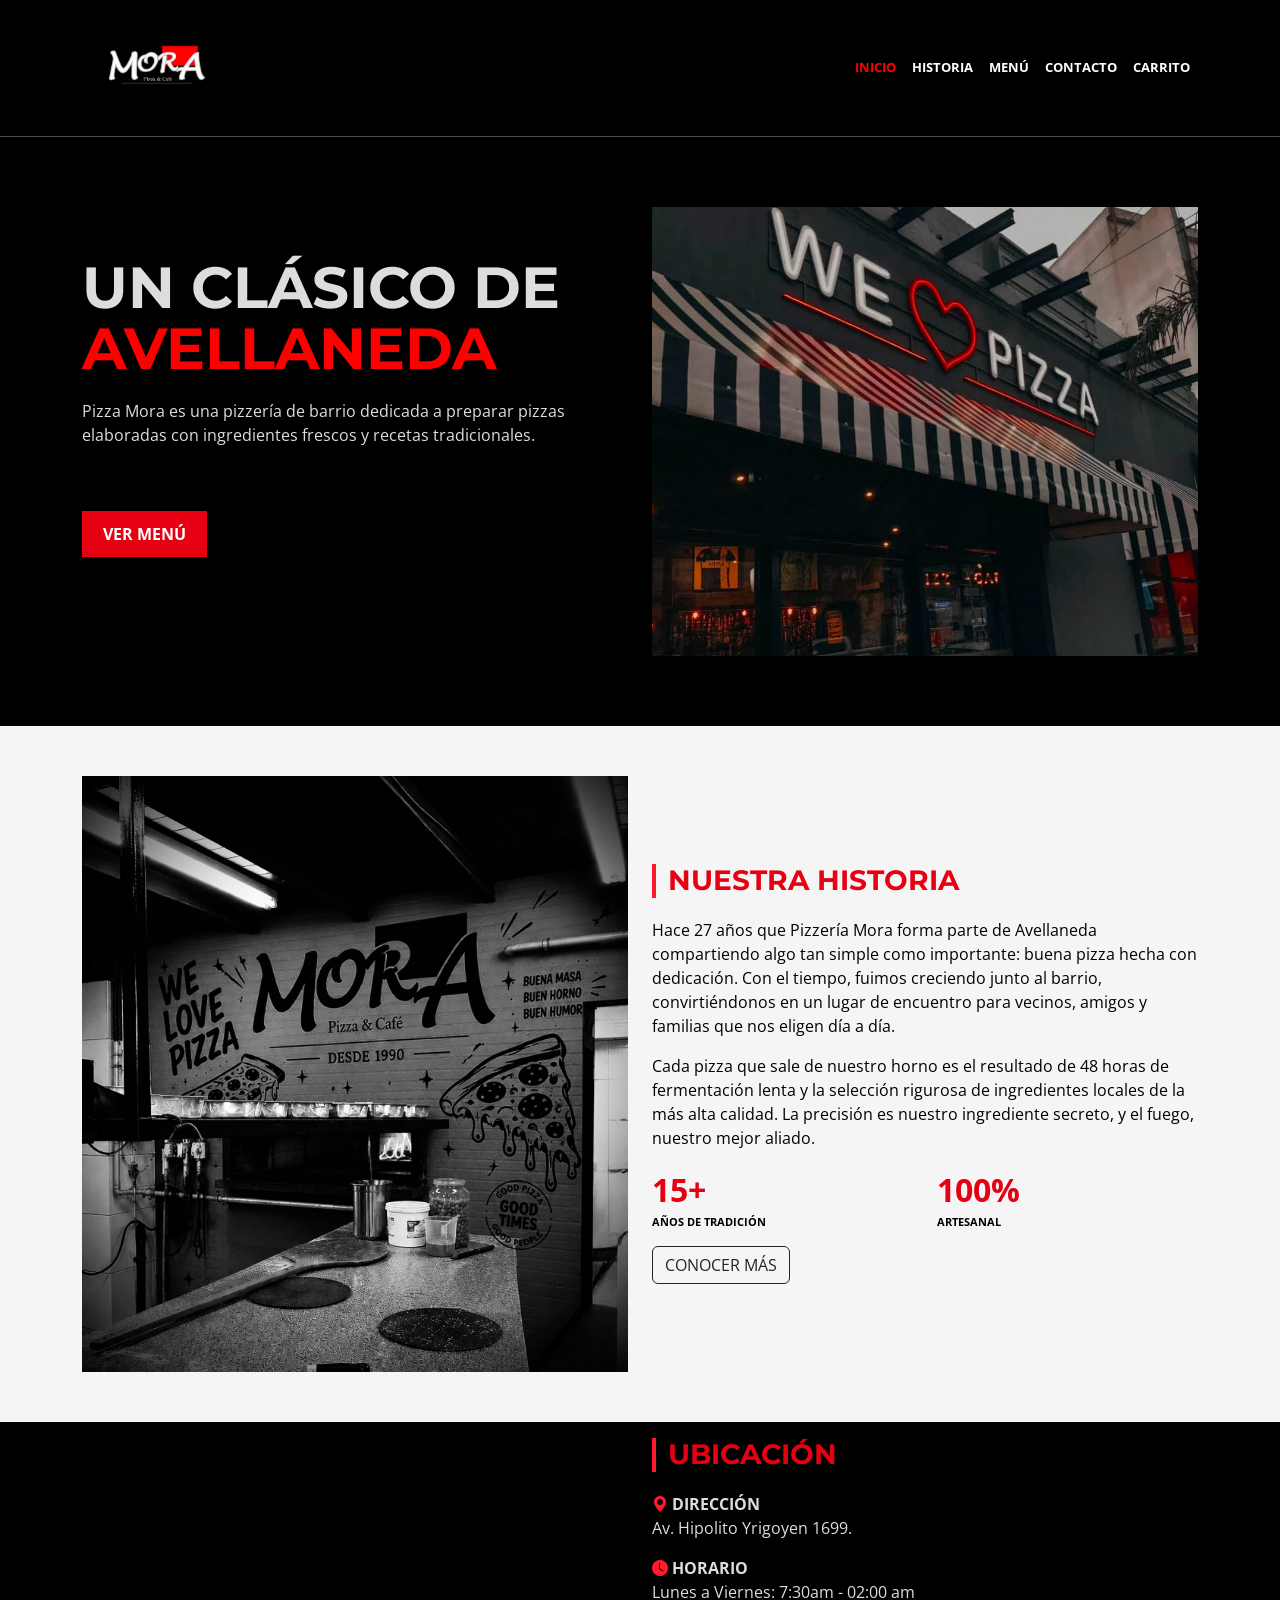
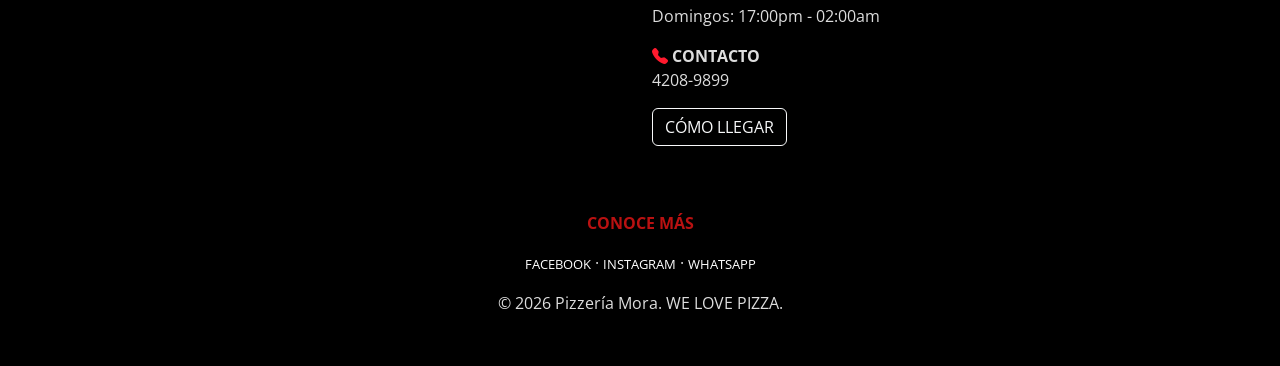
<file: proyecto_final/desarrollo/index.html>
<!DOCTYPE html>
<html lang="es">
<head>
    <meta charset="UTF-8">
    <meta name="viewport" content="width=device-width, initial-scale=1.0">
    <title>Pizzería Mora</title>

    <link href="https://cdn.jsdelivr.net/npm/bootstrap@5.3.8/dist/css/bootstrap.min.css" rel="stylesheet">
    <link rel="stylesheet" href="https://cdn.jsdelivr.net/npm/bootstrap-icons@1.11.0/font/bootstrap-icons.css">
    <link href="https://fonts.googleapis.com/css2?family=Montserrat:wght@700;800&family=Open+Sans:wght@400;600&display=swap" rel="stylesheet">
    <link rel="stylesheet" href="./assets/css/style.css">
</head>

<body>
    <nav class="navbar navbar-expand-lg bg-black border-bottom" data-bs-theme="dark">
        <div class="container">
            <img class="navbar-brand marca" src="./assets/img/logo-mora.png" alt="Logo Pizzeria Mora">
            <button class="navbar-toggler" type="button" data-bs-toggle="collapse" data-bs-target="#menuPrincipal" aria-controls="menuPrincipal" aria-expanded="false" aria-label="Abrir menú">
                <span class="navbar-toggler-icon"></span>
            </button>

            <div class="collapse navbar-collapse" id="menuPrincipal">
                <ul class="navbar-nav ms-auto">
                    <li class="nav-item"><a class="nav-link active" href="./index.html">INICIO</a></li>
                    <li class="nav-item"><a class="nav-link" href="./secciones/historia.html">HISTORIA</a></li>
                    <li class="nav-item"><a class="nav-link" href="./secciones/menu.html">MENÚ</a></li>
                    <li class="nav-item"><a class="nav-link" href="./secciones/contacto.html">CONTACTO</a></li>
                    <li class="nav-item"><a class="nav-link" href="./secciones/carrito.html">CARRITO</a></li>
                </ul>
            </div>
        </div>
    </nav>

  
        <header>
            <section class="banner">
                <div class="container">
                    <div class="row align-items-center">
                        <div class="col-lg-6">
                            <h1>UN CLÁSICO DE <span style="color: red;">Avellaneda</span></h1>
                            <p class="texto-gris">Pizza Mora es una pizzería de barrio dedicada a preparar pizzas elaboradas con ingredientes frescos y recetas tradicionales.</p>
                            <a href="./secciones/menu.html" class="btn boton-rojo mt-5 mb-5">VER MENÚ</a>
                        </div>
                        <div class="col-lg-6 text-center">
                            <img src="./assets/img/fachada-pizzeria.jpg" class="img-fluid" alt="Fachada de la pizzería">
                        </div>
                    </div>
                </div>
            </section>
        </header>

    <main>
        <section class="seccion gris">
            <div class="container">
                <div class="row align-items-center">
                    <article class="col-md-6">
                        <img src="./assets/img/horno.jpg" alt="Horno de pizzas" class="img-fluid">
                    </article>

                    <article class="col-md-6">
                        <h2 class="titulo-borde-rojo">Nuestra Historia</h2>
                        <p class="texto-negro">Hace 27 años que Pizzería Mora forma parte de Avellaneda compartiendo algo tan simple como importante: buena pizza hecha con dedicación. Con el tiempo, fuimos creciendo junto al barrio, convirtiéndonos en un lugar de encuentro para vecinos, amigos y familias que nos eligen día a día.</p>
                        <p class="texto-negro">Cada pizza que sale de nuestro horno es el resultado de 48 horas de fermentación lenta y la selección rigurosa de ingredientes locales de la más alta calidad. La precisión es nuestro ingrediente secreto, y el fuego, nuestro mejor aliado.</p>

                        <div class="row mt-3 mb-3">
                            <div class="col-6">
                                <p class="estadistica-numero">15+</p>
                                <p class="estadistica-label">AÑOS DE TRADICIÓN</p>
                            </div>
                            <div class="col-6">
                                <p class="estadistica-numero">100%</p>
                                <p class="estadistica-label">ARTESANAL</p>
                            </div>
                        </div>

                        <a href="./secciones/historia.html" class="btn btn-outline-dark">CONOCER MÁS</a>
                    </article>
                </div>
            </div>
        </section>

        <section>
            <div class="container">
                <div class="row align-items-center">
                    <article class="col-12 col-md-6 order-2 order-md-1">
                        <h2 class="titulo-borde-rojo mt-3">Ubicación</h2>

                        <div class="mb-3">
                            <p><i class="bi bi-geo-alt-fill texto-rojo"></i> <strong>DIRECCIÓN</strong><br>
                            Av. Hipolito Yrigoyen 1699.</p>
                        </div>

                        <div class="mb-3">
                            <p><i class="bi bi-clock-fill texto-rojo"></i> <strong>HORARIO</strong><br>
                            Lunes a Viernes: 7:30am - 02:00 am<br>
                            Domingos: 17:00pm - 02:00am<br>
                            </p>
                        </div>

                        <div class="mb-3">
                            <p><i class="bi bi-telephone-fill texto-rojo"></i> <strong>CONTACTO</strong><br>
                            4208-9899</p>
                        </div>

                        <a href="https://maps.app.goo.gl/4KAdnS7picvKqmau5" class="btn btn-outline-light" target="_blank">CÓMO LLEGAR</a>
                    </article>
                    <div class="col-12 col-md-6">
                        <div class="ratio ratio-16x9 mt-3">
                            <iframe title="Mapa Pizzeria Mora" src="https://www.google.com/maps/embed?pb=!1m18!1m12!1m3!1d2973.897873689481!2d-58.38311589999999!3d-34.67654199999999!2m3!1f0!2f0!3f0!3m2!1i1024!2i768!4f13.1!3m3!1m2!1s0x95bcccb7f7ec936b%3A0xb6e8b9b4a3ba9fb6!2sMora%20Pizza%20Caf%C3%A9!5e0!3m2!1sen!2sar!4v1778601277311!5m2!1sen!2sar" width="400" height="450" style="border:0;" allowfullscreen="" loading="lazy" referrerpolicy="no-referrer-when-downgrade"></iframe>
                        </div>
                    </div>
                </div>
            </div>
        </section>
    </main>
       

    <footer>
        <p style="color: rgb(185, 17, 17);"><strong>CONOCE MÁS</strong></p>
        <p>
            <a href="https://web.facebook.com/p/Mora-PizzaCafé-100081624707303/?_rdc=1&_rdr" class="link-footer" target="_blank">FACEBOOK</a> ·
            <a href="https://www.instagram.com/morapizzaycafe/?hl=en" class="link-footer" target="_blank">INSTAGRAM</a> ·
            <a href="https://wa.me/1155897939" class="link-footer" target="_blank">WHATSAPP</a>
        </p>
        <p>© 2026 Pizzería Mora. WE LOVE PIZZA.</p>
    </footer>

    <script src="https://cdn.jsdelivr.net/npm/bootstrap@5.3.8/dist/js/bootstrap.bundle.min.js"></script>
    <script src="https://ajax.googleapis.com/ajax/libs/jquery/3.6.0/jquery.min.js"></script>
    <script src="./assets/js/script.js"></script>

</body>
</html>
</file>
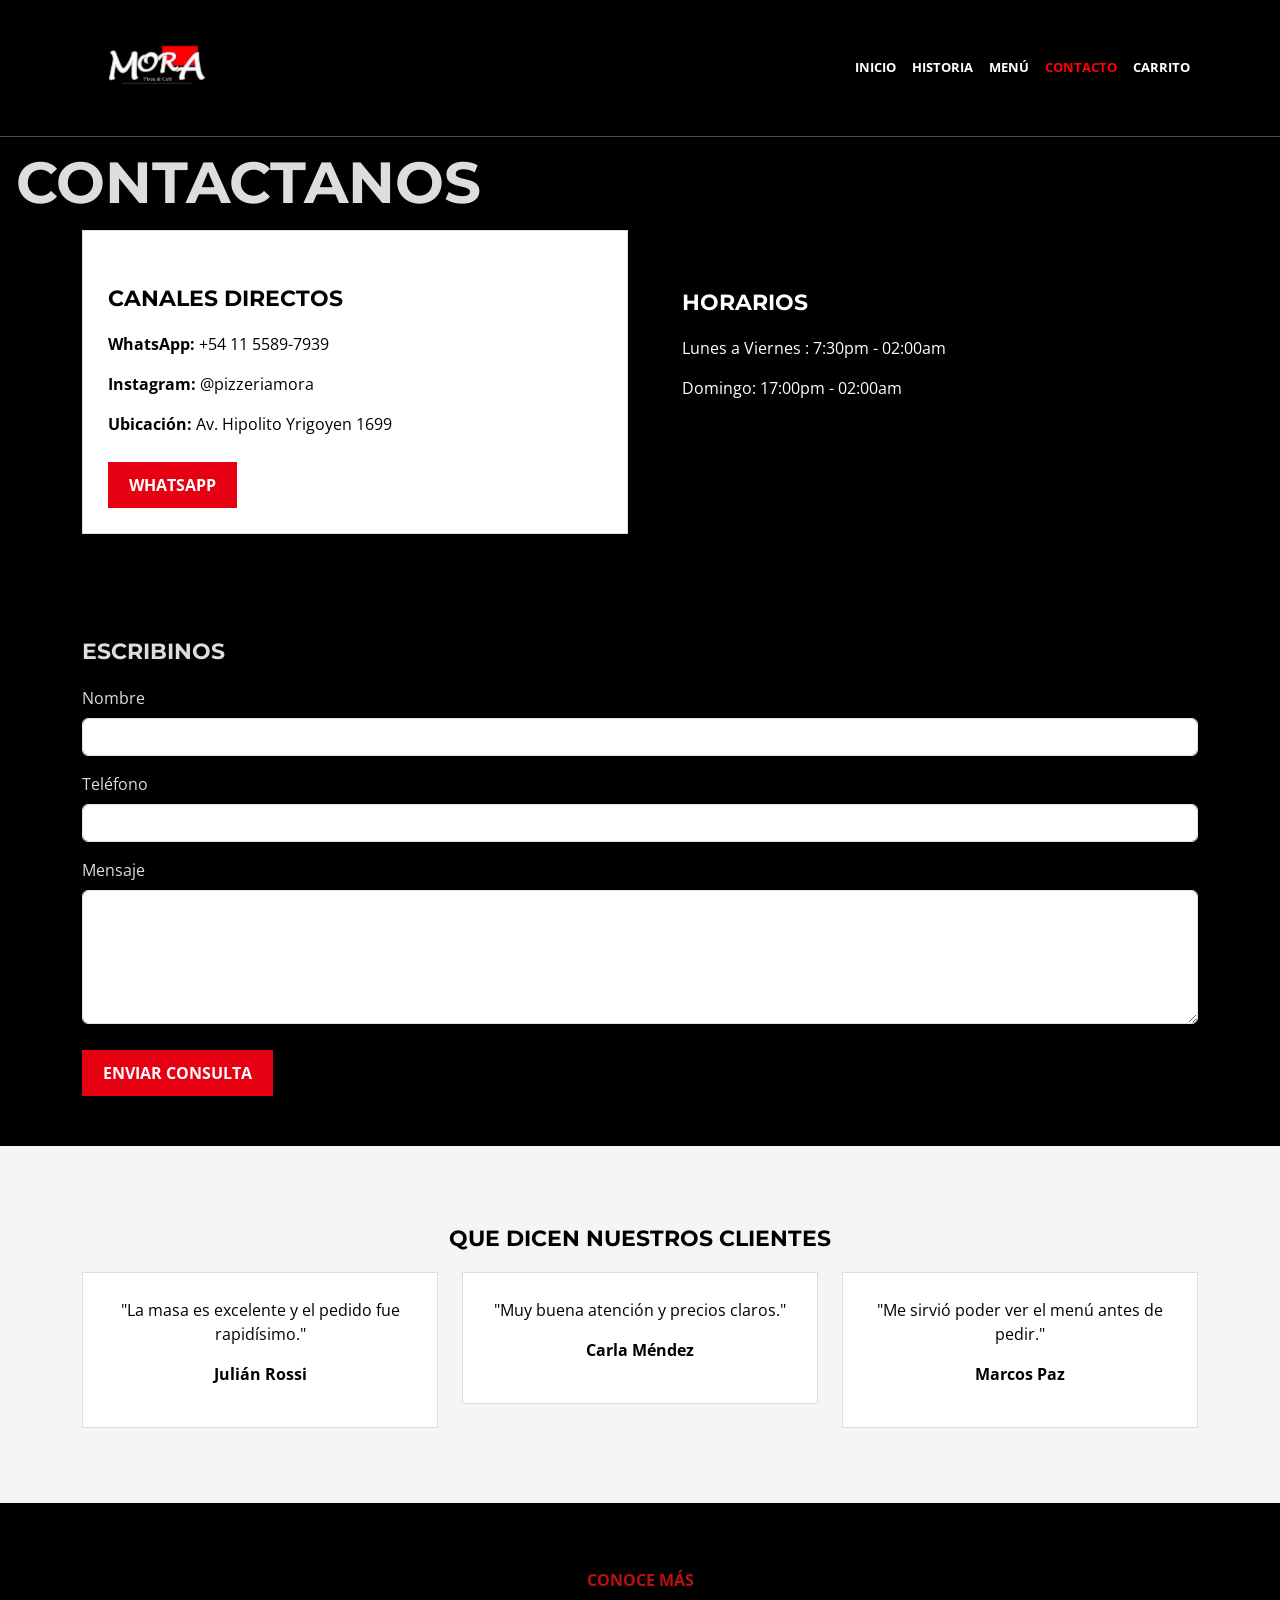
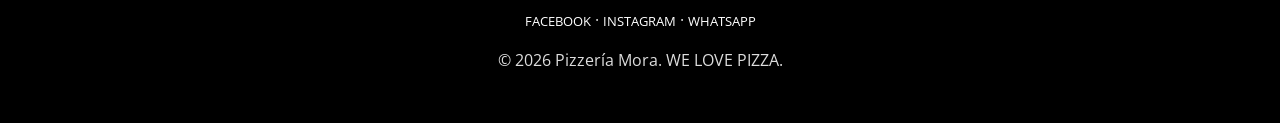
<file: Mora/secciones/contacto.html>
<!DOCTYPE html>
<html lang="es">
<head>
    <meta charset="UTF-8">
    <meta name="viewport" content="width=device-width, initial-scale=1.0">
    <title>Contacto - Pizzería Mora</title>

    <link href="https://cdn.jsdelivr.net/npm/bootstrap@5.3.8/dist/css/bootstrap.min.css" rel="stylesheet">
    <link rel="stylesheet" href="https://cdn.jsdelivr.net/npm/bootstrap-icons@1.11.0/font/bootstrap-icons.css">
    <link href="https://fonts.googleapis.com/css2?family=Montserrat:wght@700;800&family=Open+Sans:wght@400;600&display=swap" rel="stylesheet">
    <link rel="stylesheet" href="../assets/css/style.css">
</head>

<body>
    <nav class="navbar navbar-expand-lg bg-black border-bottom" data-bs-theme="dark">
        <div class="container">
            <img class="navbar-brand marca" href="index.html" src="../assets/img/logo-mora.png">
            <button class="navbar-toggler" type="button" data-bs-toggle="collapse" data-bs-target="#menuPrincipal" aria-controls="menuPrincipal" aria-expanded="false" aria-label="Abrir menú">
                <span class="navbar-toggler-icon"></span>
            </button>

            <div class="collapse navbar-collapse" id="menuPrincipal">
                <ul class="navbar-nav ms-auto">
                    <li class="nav-item"><a class="nav-link" href="../index.html">INICIO</a></li>
                    <li class="nav-item"><a class="nav-link" href="./historia.html">HISTORIA</a></li>
                    <li class="nav-item"><a class="nav-link" href="./menu.html">MENÚ</a></li>
                    <li class="nav-item"><a class="nav-link active" href="./contacto.html">CONTACTO</a></li>
                    <li class="nav-item"><a class="nav-link" href="./carrito.html">CARRITO</a></li>
                </ul>
            </div>
        </div>
    </nav>

    <header>
        <h1 class="m-3">Contactanos</h1>
    </header>

    <main class="pagina">
        <section class="container">

            <div class="row">
                <article class="col-md-6">
                    <div class=" caja">
                        <h3>Canales directos</h3>
                        <p><strong>WhatsApp:</strong> +54 11 5589-7939</p>
                        <p><strong>Instagram:</strong> @pizzeriamora</p>
                        <p><strong>Ubicación:</strong> Av. Hipolito Yrigoyen 1699</p>
                        <a href="https://wa.me/541155897939" class="btn boton-rojo">WHATSAPP</a>
                    </div>
                </article>

                <article class="col-md-6">
                    <div class="bloque-negro">
                        <h3>Horarios</h3>
                        <p>Lunes a Viernes : 7:30pm - 02:00am</p>
                        <p>Domingo: 17:00pm - 02:00am </p>
                    </div>
                </article>
            </div>
        </section>

        <section class="container seccion">
            <h3>Escribinos</h3>

            <form onsubmit="return validarFormulario()">
                <div class="mb-3">
                    <label for="nombre" class="form-label">Nombre</label>
                    <input type="text" id="nombre" class="form-control">
                </div>

                <div class="mb-3">
                    <label for="telefono" class="form-label">Teléfono</label>
                    <input type="text" id="telefono" class="form-control">
                </div>

                <div class="mb-3">
                    <label for="mensaje" class="form-label">Mensaje</label>
                    <textarea id="mensaje" class="form-control" rows="5"></textarea>
                </div>

                <button type="submit" class="btn boton-rojo">ENVIAR CONSULTA</button>
            </form>

            <div id="respuestaFormulario" class="mensaje"></div>
        </section>

        <section class="gris seccion">
            <div class="container text-center">
                <h3 style="color: black;">que dicen nuestros clientes</h3>

                <div class="row">
                    <article class="col-md-4">
                        <div class="caja">
                            <p>"La masa es excelente y el pedido fue rapidísimo."</p>
                            <p><strong>Julián Rossi</strong></p>
                        </div>
                    </article>

                    <article class="col-md-4">
                        <div class="caja">
                            <p>"Muy buena atención y precios claros."</p>
                            <p><strong>Carla Méndez</strong></p>
                        </div>
                    </article>

                    <article class="col-md-4">
                        <div class="caja">
                            <p>"Me sirvió poder ver el menú antes de pedir."</p>
                            <p><strong>Marcos Paz</strong></p>
                        </div>
                    </article>
                </div>
            </div>
        </section>
    </main>

    <footer>
        <p style="color: rgb(185, 17, 17);"><strong>CONOCE MÁS</strong></p>
        <p>
            <a href="https://web.facebook.com/p/Mora-PizzaCafé-100081624707303/?_rdc=1&_rdr" class="link-footer" target="_blank">FACEBOOK</a> ·
            <a href="https://www.instagram.com/morapizzaycafe/?hl=en" class="link-footer" target="_blank">INSTAGRAM</a> ·
            <a href="https://wa.me/1155897939" class="link-footer" target="_blank">WHATSAPP</a>
        </p>
        <p>© 2026 Pizzería Mora. WE LOVE PIZZA.</p>
    </footer>
    
    <script src="https://cdn.jsdelivr.net/npm/bootstrap@5.3.8/dist/js/bootstrap.bundle.min.js"></script>
    <script src="https://ajax.googleapis.com/ajax/libs/jquery/3.6.0/jquery.min.js"></script>
    <script src="../assets/js/script.js"></script>
</body>
</html>
</file>
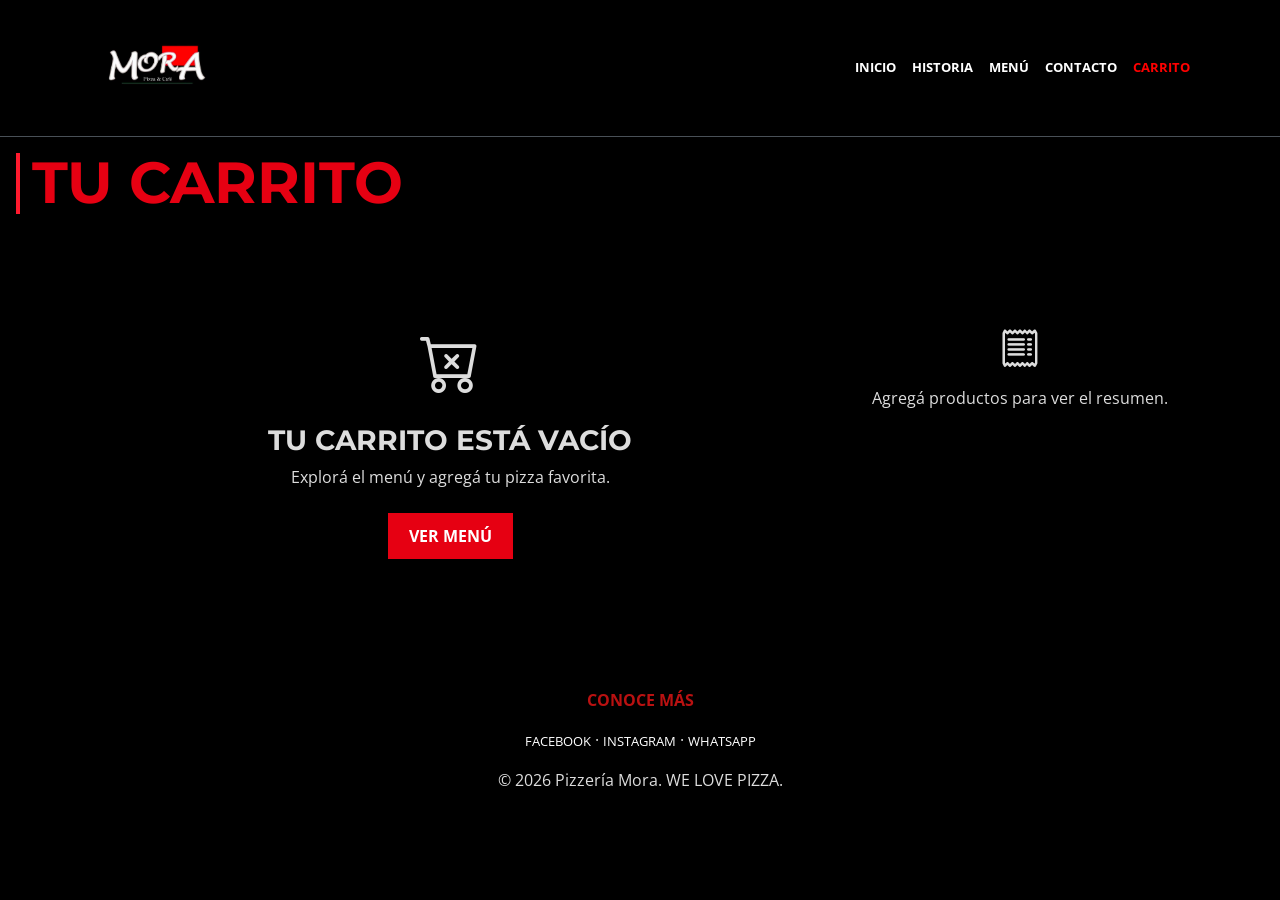
<file: proyecto_final/desarrollo/secciones/carrito.html>
<!DOCTYPE html>
<html lang="es">
<head>
    <meta charset="UTF-8">
    <meta name="viewport" content="width=device-width, initial-scale=1.0">
    <title>Carrito - Pizzería Mora</title>

    <link href="https://cdn.jsdelivr.net/npm/bootstrap@5.3.8/dist/css/bootstrap.min.css" rel="stylesheet">
    <link rel="stylesheet" href="https://cdn.jsdelivr.net/npm/bootstrap-icons@1.11.0/font/bootstrap-icons.css">
    <link href="https://fonts.googleapis.com/css2?family=Montserrat:wght@700;800&family=Open+Sans:wght@400;600&display=swap" rel="stylesheet">
    <link rel="stylesheet" href="../assets/css/style.css">
</head>

<body>
    <nav class="navbar navbar-expand-lg bg-black border-bottom" data-bs-theme="dark">
        <div class="container">
            <img class="navbar-brand marca" src="../assets/img/logo-mora.png" alt="Logo Pizzería Mora">
            <button class="navbar-toggler" type="button" data-bs-toggle="collapse" data-bs-target="#menuPrincipal" aria-controls="menuPrincipal" aria-expanded="false" aria-label="Abrir menú">
                <span class="navbar-toggler-icon"></span>
            </button>

            <div class="collapse navbar-collapse" id="menuPrincipal">
                <ul class="navbar-nav ms-auto">
                    <li class="nav-item"><a class="nav-link" href="../index.html">INICIO</a></li>
                    <li class="nav-item"><a class="nav-link" href="./historia.html">HISTORIA</a></li>
                    <li class="nav-item"><a class="nav-link" href="./menu.html">MENÚ</a></li>
                    <li class="nav-item"><a class="nav-link" href="./contacto.html">CONTACTO</a></li>
                    <li class="nav-item"><a class="nav-link active" href="./carrito.html">CARRITO</a></li>
                </ul>
            </div>
        </div>
    </nav>

    <header>
        <h1 class="titulo-borde-rojo m-3">Tu carrito</h1>
    </header>

    <main class="p-3">
        <section class="container">

            <div class="row mt-4">
                <article class="col-md-8 order-2 order-md-1">

                    <div id="carrito-vacio" class="text-center py-5">
                        <i class="bi bi-cart-x" style="font-size: 60px; color: #dddddd;"></i>
                        <h2 class="mt-3">Tu carrito está vacío</h2>
                        <p class="texto-gris">Explorá el menú y agregá tu pizza favorita.</p>
                        <a href="./menu.html" class="btn boton-rojo mt-2">VER MENÚ</a>
                    </div>

                    <div id="carrito-contenido" style="display:none;">
                        <div class="producto-carrito">
                            <div class="d-flex align-items-start">
                                <img src="../assets/img/muzarella.webp" alt="Margarita">
                                <div class="producto-carrito-info">
                                    <h3>Margarita</h3>
                                    <p>Pomodoro, mozzarella, albahaca fresca y aceite de oliva.</p>
                                    <span class="badge-producto">BEST SELLER</span>
                                    <p class="precio mt-2">$14.500</p>
                                </div>
                            </div>
                        </div>
                    </div>

                </article>

                <article class="col-md-4 order-1 order-md-2">

                    <div id="resumen-vacio" class="text-center py-5">
                        <i class="bi bi-receipt" style="font-size: 40px; color: #dddddd;"></i>
                        <p class="texto-gris mt-2">Agregá productos para ver el resumen.</p>
                    </div>

                    <div id="resumen-contenido" style="display:none;">
                        <div class="resumen">
                            <h2>Resumen</h2>
                            <div class="d-flex justify-content-between">
                                <p>Subtotal</p>
                                <p>$14.500</p>
                            </div>
                            <div class="d-flex justify-content-between">
                                <p>Envío</p>
                                <p class="texto-rojo">GRATIS</p>
                            </div>
                            <hr>
                            <div class="d-flex justify-content-between align-items-center">
                                <p><strong>TOTAL</strong></p>
                                <p class="total">$14.500</p>
                            </div>

                            <label for="instrucciones" class="form-label mt-2">INSTRUCCIONES DE ENTREGA</label>
                            <textarea id="instrucciones" class="form-control" rows="3" placeholder="Ej: Portería 2, preguntar por Juan..."></textarea>

                            <a class="btn boton-rojo w-100 mt-3" href="https://wa.me/541155897939?text=Hola%2C%20quiero%20pedir%201%20Pizza%20Margarita%20%28%2414.500%29">
                                <i class="bi bi-whatsapp"></i> FINALIZAR PEDIDO POR WHATSAPP
                            </a>

                            <a href="./menu.html" class="link-continuar d-block text-center mt-2">CONTINUAR COMPRANDO</a>
                        </div>
                    </div>

                </article>
            </div>
        </section>
    </main>

    <footer>
        <p style="color: rgb(185, 17, 17);"><strong>CONOCE MÁS</strong></p>
        <p>
            <a href="https://web.facebook.com/p/Mora-PizzaCafé-100081624707303/?_rdc=1&_rdr" class="link-footer" target="_blank">FACEBOOK</a> ·
            <a href="https://www.instagram.com/morapizzaycafe/?hl=en" class="link-footer" target="_blank">INSTAGRAM</a> ·
            <a href="https://wa.me/1155897939" class="link-footer" target="_blank">WHATSAPP</a>
        </p>
        <p>©️ 2026 Pizzería Mora. WE LOVE PIZZA.</p>
    </footer>

    <script src="https://cdn.jsdelivr.net/npm/bootstrap@5.3.8/dist/js/bootstrap.bundle.min.js"></script>
    <script src="https://ajax.googleapis.com/ajax/libs/jquery/3.6.0/jquery.min.js"></script>
    <script src="../assets/js/script.js"></script>
</body>
</html>
</file>
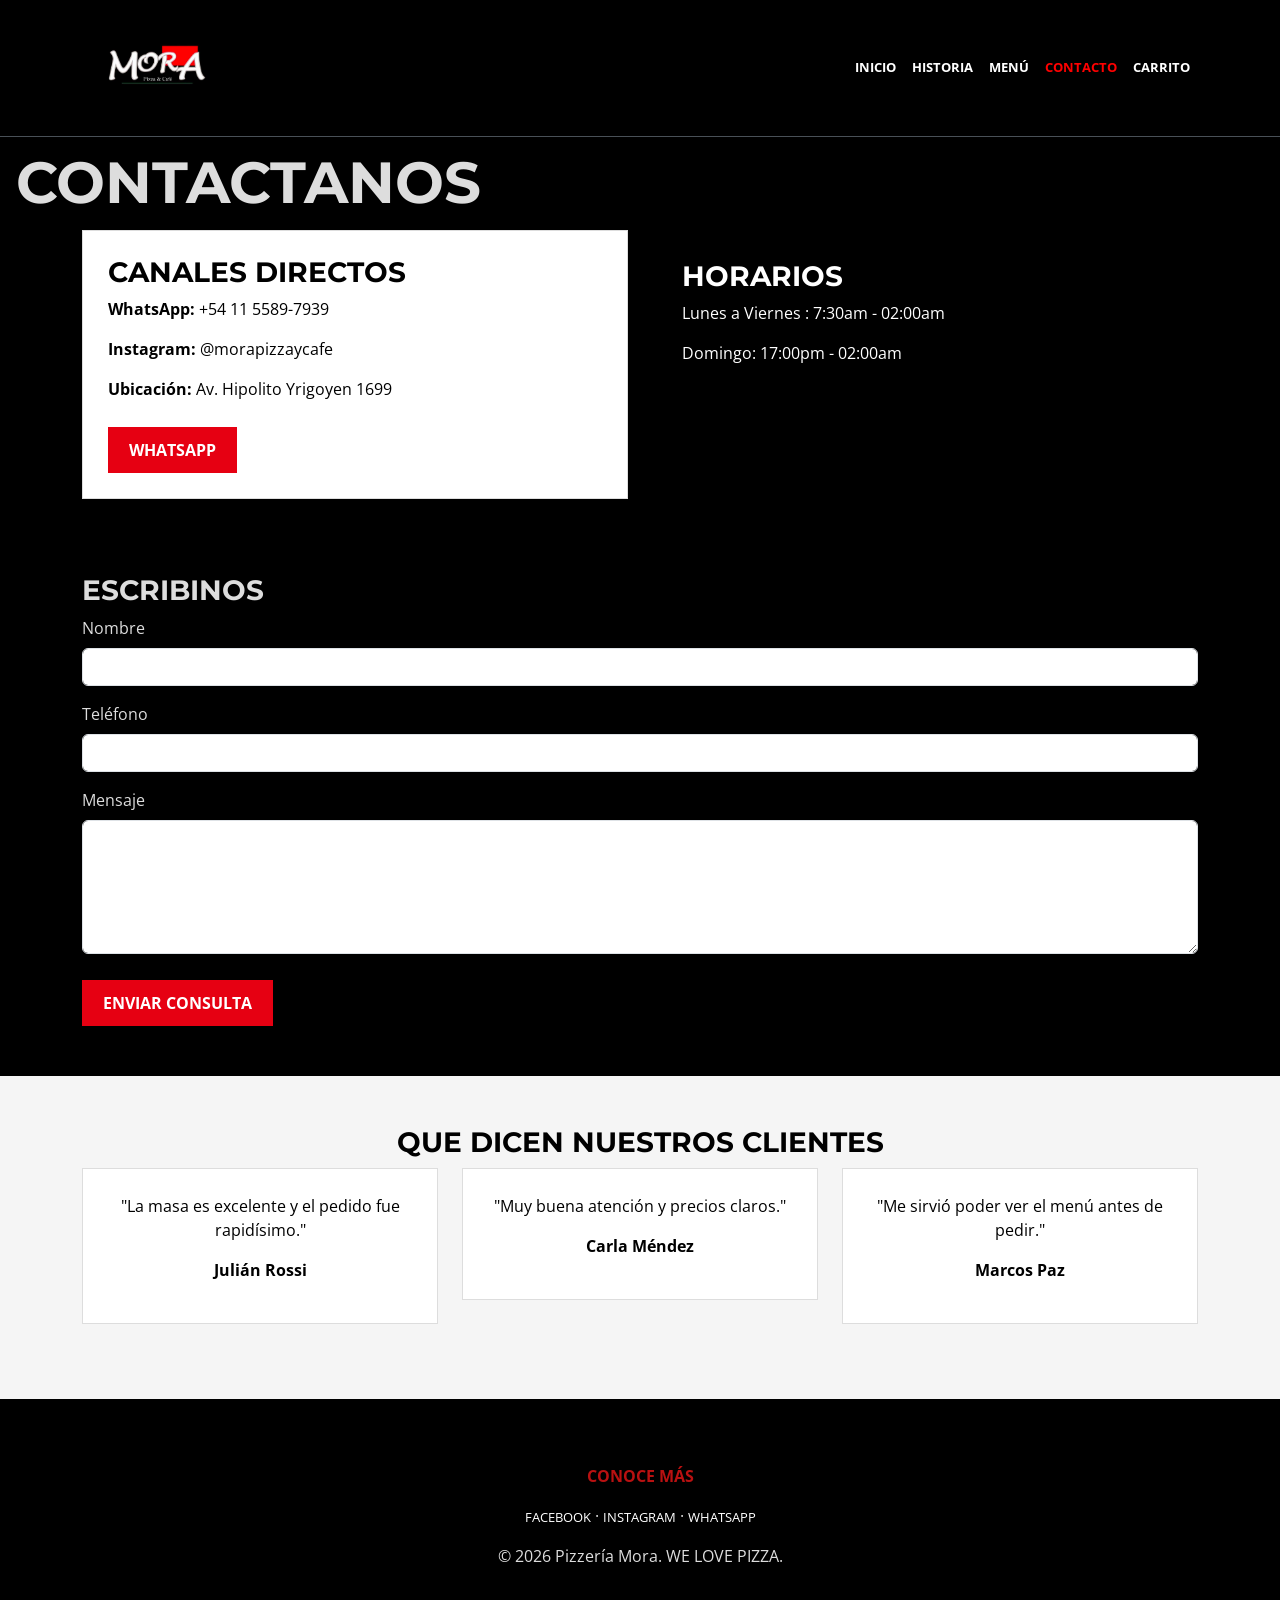
<file: proyecto_final/desarrollo/secciones/contacto.html>
<!DOCTYPE html>
<html lang="es">
<head>
    <meta charset="UTF-8">
    <meta name="viewport" content="width=device-width, initial-scale=1.0">
    <title>Contacto - Pizzería Mora</title>

    <link href="https://cdn.jsdelivr.net/npm/bootstrap@5.3.8/dist/css/bootstrap.min.css" rel="stylesheet">
    <link rel="stylesheet" href="https://cdn.jsdelivr.net/npm/bootstrap-icons@1.11.0/font/bootstrap-icons.css">
    <link href="https://fonts.googleapis.com/css2?family=Montserrat:wght@700;800&family=Open+Sans:wght@400;600&display=swap" rel="stylesheet">
    <link rel="stylesheet" href="../assets/css/style.css">
</head>

<body>
    <nav class="navbar navbar-expand-lg bg-black border-bottom" data-bs-theme="dark">
        <div class="container">
            <img class="navbar-brand marca" src="../assets/img/logo-mora.png" alt="Logo Pizzería Mora" >
            <button class="navbar-toggler" type="button" data-bs-toggle="collapse" data-bs-target="#menuPrincipal" aria-controls="menuPrincipal" aria-expanded="false" aria-label="Abrir menú">
                <span class="navbar-toggler-icon"></span>
            </button>

            <div class="collapse navbar-collapse" id="menuPrincipal">
                <ul class="navbar-nav ms-auto">
                    <li class="nav-item"><a class="nav-link" href="../index.html">INICIO</a></li>
                    <li class="nav-item"><a class="nav-link" href="./historia.html">HISTORIA</a></li>
                    <li class="nav-item"><a class="nav-link" href="./menu.html">MENÚ</a></li>
                    <li class="nav-item"><a class="nav-link active" href="./contacto.html">CONTACTO</a></li>
                    <li class="nav-item"><a class="nav-link" href="./carrito.html">CARRITO</a></li>
                </ul>
            </div>
        </div>
    </nav>

    <header>
        <h1 class="m-3">Contactanos</h1>
    </header>

    <main class="pagina">
        <section class="container">

            <div class="row">
                <article class="col-md-6">
                    <div class=" caja">
                        <h2>Canales directos</h2>
                        <p><strong>WhatsApp:</strong> +54 11 5589-7939</p>
                        <p><strong>Instagram:</strong> <a href="https://www.instagram.com/morapizzaycafe/?hl=es" class="text-decoration-none" style="color: black;">@morapizzaycafe</a></p>
                        <p><strong>Ubicación:</strong> Av. Hipolito Yrigoyen 1699</p>
                        <a href="https://wa.me/541155897939" class="btn boton-rojo">WHATSAPP</a>
                    </div>
                </article>

                <article class="col-md-6">
                    <div class="bloque-negro">
                        <h2>Horarios</h2>
                        <p>Lunes a Viernes : 7:30am - 02:00am</p>
                        <p>Domingo: 17:00pm - 02:00am </p>
                    </div>
                </article>
            </div>
        </section>

        <section class="container seccion">
            <h2>Escribinos</h2>

            <form onsubmit="return validarFormulario()">
                <div class="mb-3">
                    <label for="nombre" class="form-label">Nombre</label>
                    <input type="text" id="nombre" class="form-control">
                </div>

                <div class="mb-3">
                    <label for="telefono" class="form-label">Teléfono</label>
                    <input type="text" id="telefono" class="form-control">
                </div>

                <div class="mb-3">
                    <label for="mensaje" class="form-label">Mensaje</label>
                    <textarea id="mensaje" class="form-control" rows="5"></textarea>
                </div>

                <button type="submit" class="btn boton-rojo">ENVIAR CONSULTA</button>
            </form>

            <div id="respuestaFormulario" class="mensaje"></div>
        </section>

        <section class="gris seccion">
            <div class="container text-center">
                <h2 style="color: black;">que dicen nuestros clientes</h2>

                <div class="row">
                    <article class="col-md-4">
                        <div class="caja">
                            <p>"La masa es excelente y el pedido fue rapidísimo."</p>
                            <p><strong>Julián Rossi</strong></p>
                        </div>
                    </article>

                    <article class="col-md-4">
                        <div class="caja">
                            <p>"Muy buena atención y precios claros."</p>
                            <p><strong>Carla Méndez</strong></p>
                        </div>
                    </article>

                    <article class="col-md-4">
                        <div class="caja">
                            <p>"Me sirvió poder ver el menú antes de pedir."</p>
                            <p><strong>Marcos Paz</strong></p>
                        </div>
                    </article>
                </div>
            </div>
        </section>
    </main>

    <footer>
        <p style="color: rgb(185, 17, 17);"><strong>CONOCE MÁS</strong></p>
        <p>
            <a href="https://web.facebook.com/p/Mora-PizzaCafé-100081624707303/?_rdc=1&_rdr" class="link-footer" target="_blank">FACEBOOK</a> ·
            <a href="https://www.instagram.com/morapizzaycafe/?hl=en" class="link-footer" target="_blank">INSTAGRAM</a> ·
            <a href="https://wa.me/1155897939" class="link-footer" target="_blank">WHATSAPP</a>
        </p>
        <p>©️ 2026 Pizzería Mora. WE LOVE PIZZA.</p>
    </footer>
    
    <script src="https://cdn.jsdelivr.net/npm/bootstrap@5.3.8/dist/js/bootstrap.bundle.min.js"></script>
    <script src="https://ajax.googleapis.com/ajax/libs/jquery/3.6.0/jquery.min.js"></script>
    <script src="../assets/js/script.js"></script>
</body>
</html>
</file>
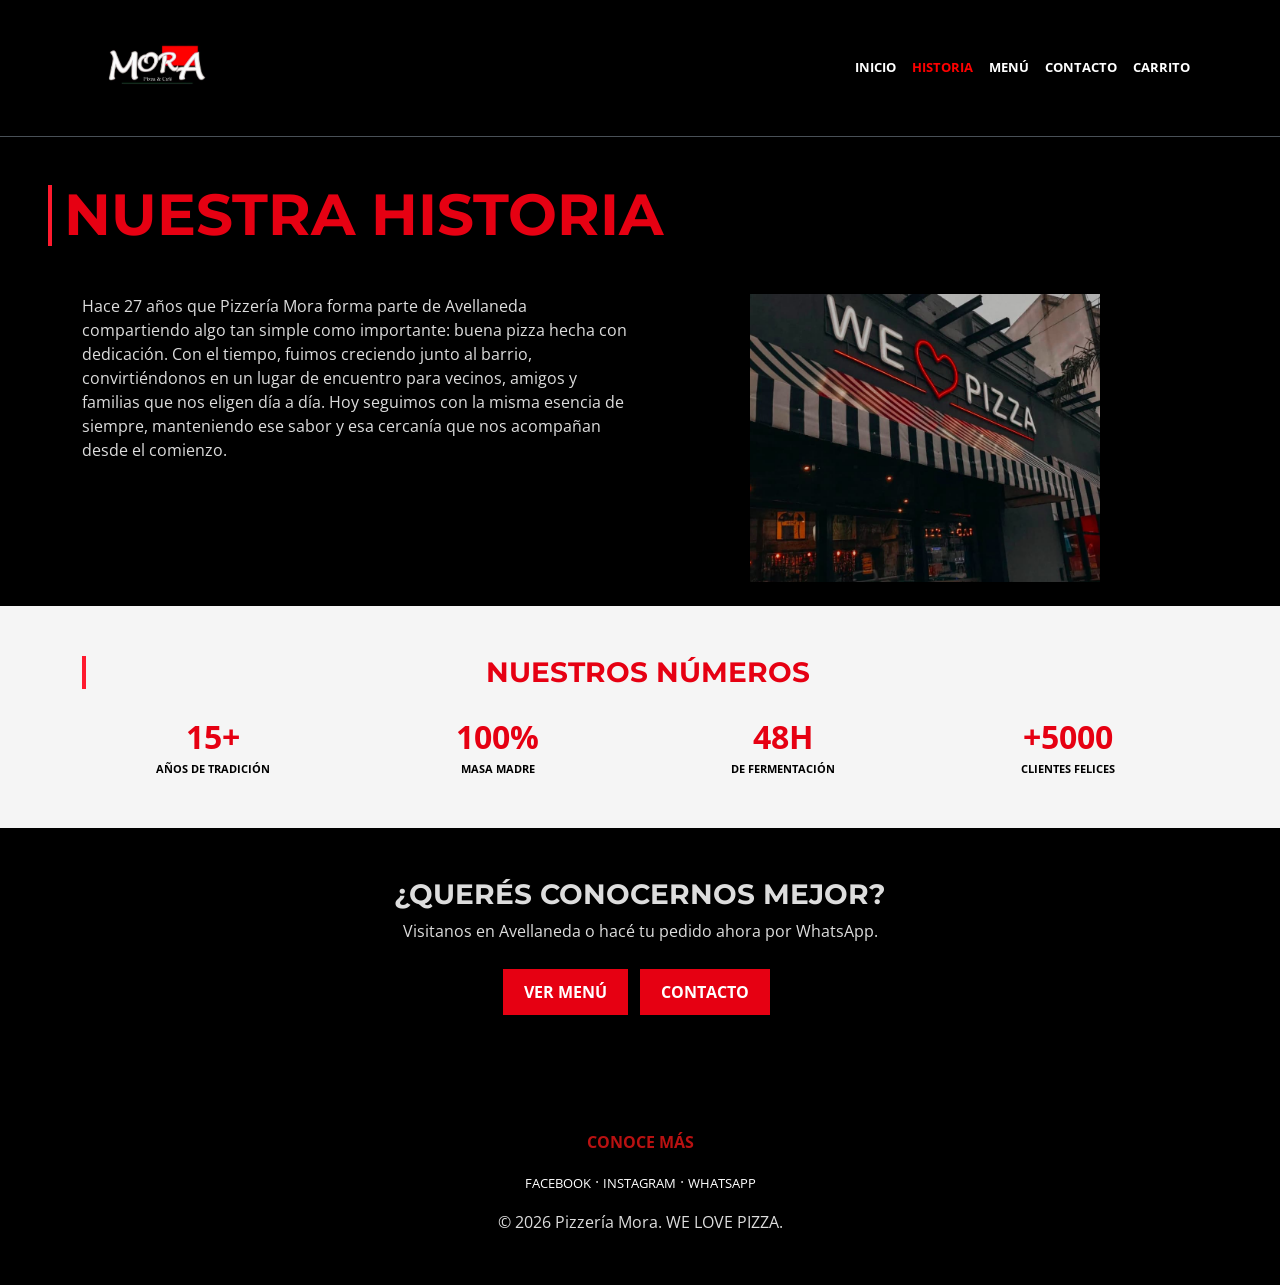
<file: proyecto_final/desarrollo/secciones/historia.html>
<!DOCTYPE html>
<html lang="es">
<head>
    <meta charset="UTF-8">
    <meta name="viewport" content="width=device-width, initial-scale=1.0">
    <title>Historia - Pizzería Mora</title>

    <link href="https://cdn.jsdelivr.net/npm/bootstrap@5.3.8/dist/css/bootstrap.min.css" rel="stylesheet">
    <link rel="stylesheet" href="https://cdn.jsdelivr.net/npm/bootstrap-icons@1.11.0/font/bootstrap-icons.css">
    <link href="https://fonts.googleapis.com/css2?family=Montserrat:wght@700;800&family=Open+Sans:wght@400;600&display=swap" rel="stylesheet">
    <link rel="stylesheet" href="../assets/css/style.css">
</head>

<body>
    <nav class="navbar navbar-expand-lg bg-black border-bottom" data-bs-theme="dark">
        <div class="container">
            <img class="navbar-brand marca" src="../assets/img/logo-mora.png"  alt="Logo Pizzería Mora" >
            <button class="navbar-toggler" type="button" data-bs-toggle="collapse" data-bs-target="#menuPrincipal" aria-controls="menuPrincipal" aria-expanded="false" aria-label="Abrir menú">
                <span class="navbar-toggler-icon"></span>
            </button>

            <div class="collapse navbar-collapse" id="menuPrincipal">
                <ul class="navbar-nav ms-auto">
                    <li class="nav-item"><a class="nav-link" href="../index.html">INICIO</a></li>
                    <li class="nav-item"><a class="nav-link active" href="./historia.html">HISTORIA</a></li>
                    <li class="nav-item"><a class="nav-link" href="./menu.html">MENÚ</a></li>
                    <li class="nav-item"><a class="nav-link" href="./contacto.html">CONTACTO</a></li>
                    <li class="nav-item"><a class="nav-link" href="./carrito.html">CARRITO</a></li>
                </ul>
            </div>
        </div>
    </nav>

    <header>
        <h1 class="titulo-borde-rojo m-5">Nuestra Historia</h1>
    </header>

    <main class="pagina">

        <section class="container">

            <div class="row align-items-start mt-4">
                <article class="col-md-6 order-2 order-md-1">
                   <p> Hace 27 años que Pizzería Mora forma parte de Avellaneda compartiendo algo tan simple como importante: buena pizza hecha con dedicación. Con el tiempo, fuimos creciendo junto al barrio, convirtiéndonos en un lugar de encuentro para vecinos, amigos y familias que nos eligen día a día. Hoy seguimos con la misma esencia de siempre, manteniendo ese sabor y esa cercanía que nos acompañan desde el comienzo.</p>
                </article>

                <article class="col-md-6 order-1 order-md-2 text-center mb-4">
                    <img src="../assets/img/fachada-pizzeria.jpg" alt="Logo de Pizzería Mora" class="img-fluid imagen-logo">
                </article>
            </div>
        </section>

        <section class="seccion gris">
            <div class="container">
                <h2 class="titulo-borde-rojo text-center">Nuestros números</h2>
                <div class="row text-center mt-4">
                    <article class="col-md-3 col-6">
                        <p class="estadistica-numero">15+</p>
                        <p class="estadistica-label">AÑOS DE TRADICIÓN</p>
                    </article>
                    <article class="col-md-3 col-6">
                        <p class="estadistica-numero">100%</p>
                        <p class="estadistica-label">MASA MADRE</p>
                    </article>
                    <article class="col-md-3 col-6">
                        <p class="estadistica-numero">48H</p>
                        <p class="estadistica-label">DE FERMENTACIÓN</p>
                    </article>
                    <article class="col-md-3 col-6">
                        <p class="estadistica-numero">+5000</p>
                        <p class="estadistica-label">CLIENTES FELICES</p>
                    </article>
                </div>
            </div>
        </section>

        <section class="seccion">
            <div class="container text-center">
                <h2>¿Querés conocernos mejor?</h2>
                <p class="texto-gris">Visitanos en Avellaneda o hacé tu pedido ahora por WhatsApp.</p>
                <a href="./menu.html" class="btn boton-rojo me-2">VER MENÚ</a>
                <a href="./contacto.html" class="btn boton-rojo me-2">CONTACTO</a>
            </div>
        </section>

    </main>

    <footer>
        <p style="color: rgb(185, 17, 17);"><strong>CONOCE MÁS</strong></p>
        <p>
            <a href="https://web.facebook.com/p/Mora-PizzaCafé-100081624707303/?_rdc=1&_rdr" class="link-footer" target="_blank">FACEBOOK</a> ·
            <a href="https://www.instagram.com/morapizzaycafe/?hl=en" class="link-footer" target="_blank">INSTAGRAM</a> ·
            <a href="https://wa.me/1155897939" class="link-footer" target="_blank">WHATSAPP</a>
        </p>
        <p>©️ 2026 Pizzería Mora. WE LOVE PIZZA.</p>
    </footer>

    <script src="https://cdn.jsdelivr.net/npm/bootstrap@5.3.8/dist/js/bootstrap.bundle.min.js"></script>
    <script src="https://ajax.googleapis.com/ajax/libs/jquery/3.6.0/jquery.min.js"></script>
    <script src="../assets/js/script.js"></script>

</body>
</html>
</file>
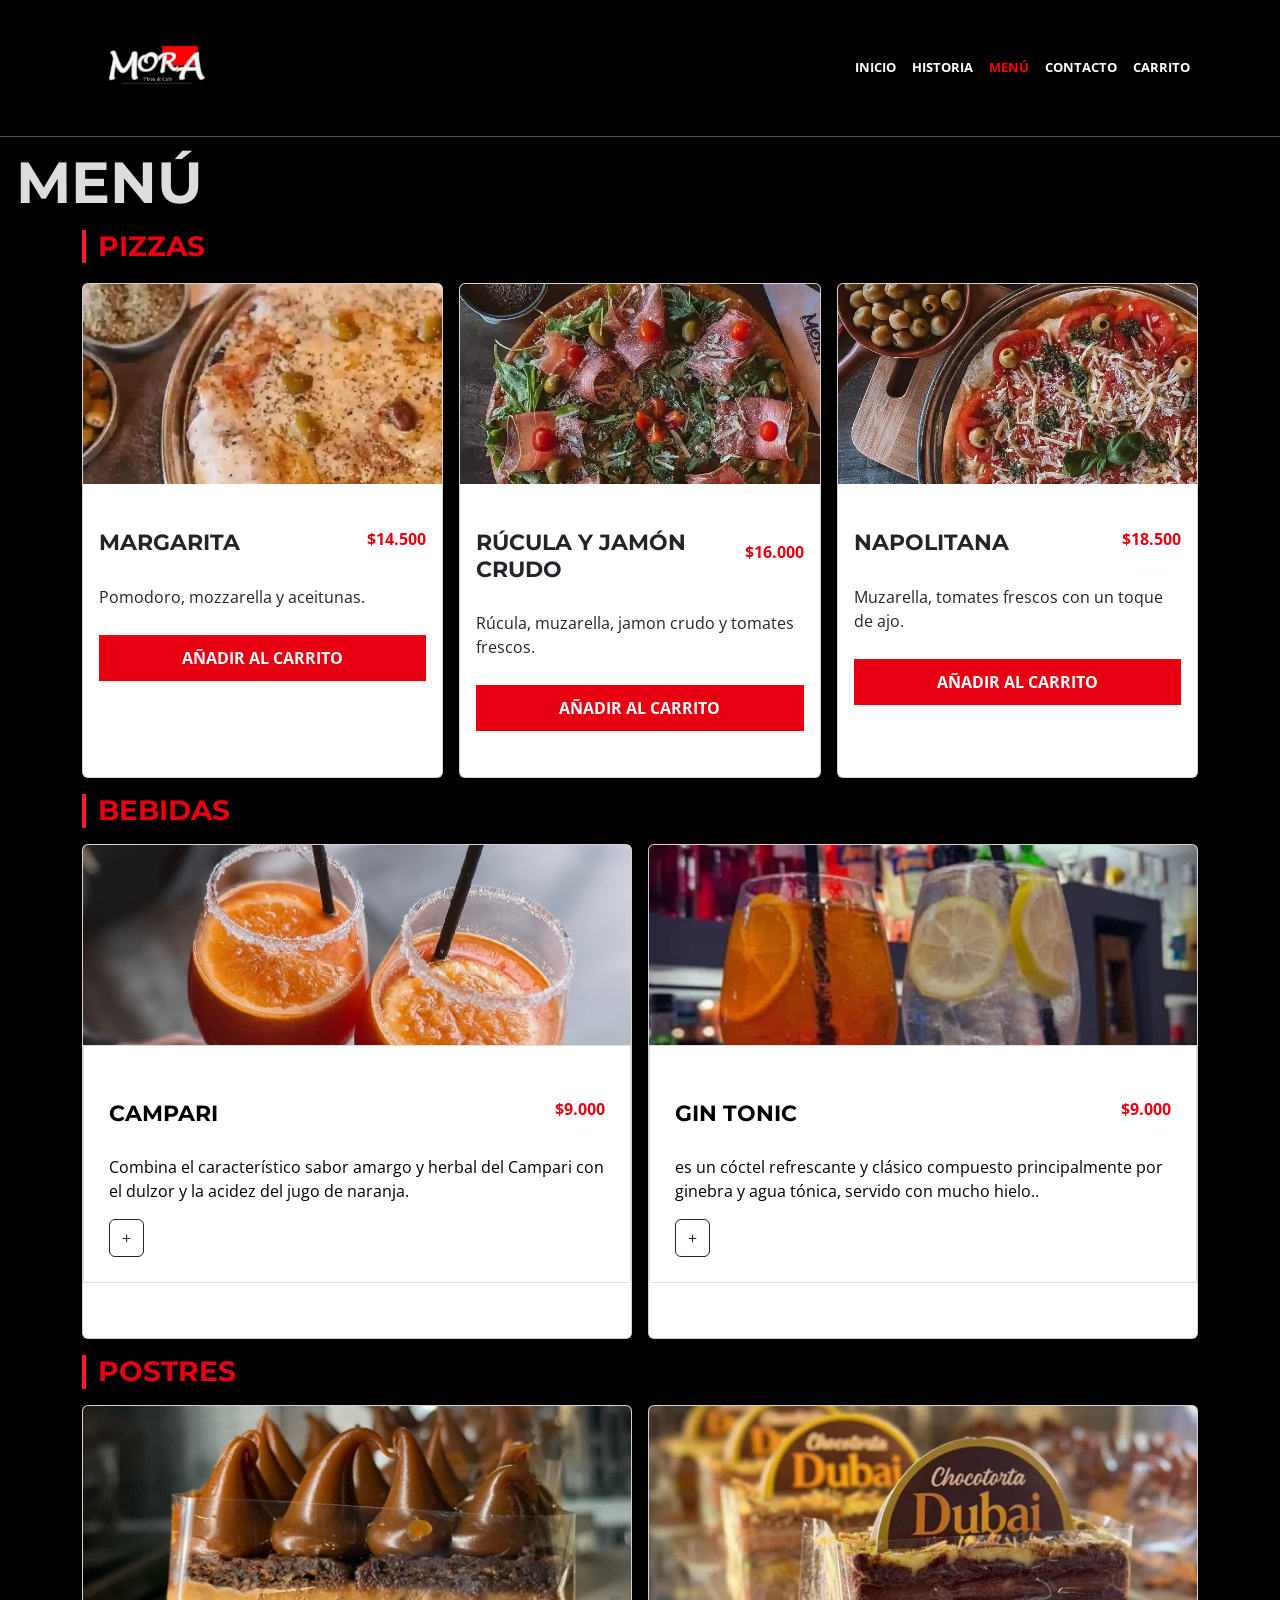
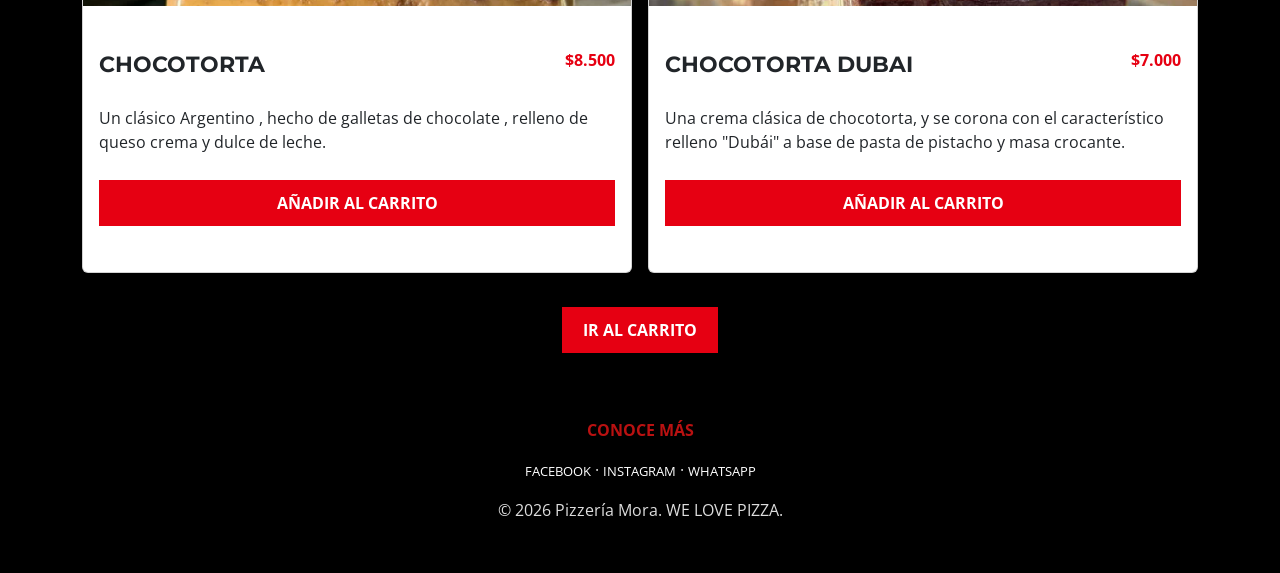
<file: proyecto_final/desarrollo/secciones/menu.html>
<!DOCTYPE html>
<html lang="es">
<head>
    <meta charset="UTF-8">
    <meta name="viewport" content="width=device-width, initial-scale=1.0">
    <title>Menú - Pizzería Mora</title>

    <link href="https://cdn.jsdelivr.net/npm/bootstrap@5.3.8/dist/css/bootstrap.min.css" rel="stylesheet">
    <link rel="stylesheet" href="https://cdn.jsdelivr.net/npm/bootstrap-icons@1.11.0/font/bootstrap-icons.css">
    <link href="https://fonts.googleapis.com/css2?family=Montserrat:wght@700;800&family=Open+Sans:wght@400;600&display=swap" rel="stylesheet">
    <link rel="stylesheet" href="../assets/css/style.css">
</head>

<body>
    <nav class="navbar navbar-expand-lg bg-black border-bottom" data-bs-theme="dark">
        <div class="container">
            <img class="navbar-brand marca" src="../assets/img/logo-mora.png" alt="Logo Pizzería Mora">
            <button class="navbar-toggler" type="button" data-bs-toggle="collapse" data-bs-target="#menuPrincipal" aria-controls="menuPrincipal" aria-expanded="false" aria-label="Abrir menú">
                <span class="navbar-toggler-icon"></span>
            </button>

            <div class="collapse navbar-collapse" id="menuPrincipal">
                <ul class="navbar-nav ms-auto">
                    <li class="nav-item"><a class="nav-link" href="../index.html">INICIO</a></li>
                    <li class="nav-item"><a class="nav-link" href="./historia.html">HISTORIA</a></li>
                    <li class="nav-item"><a class="nav-link active" href="./menu.html">MENÚ</a></li>
                    <li class="nav-item"><a class="nav-link" href="./contacto.html">CONTACTO</a></li>
                    <li class="nav-item"><a class="nav-link" href="./carrito.html">CARRITO</a></li>
                </ul>
            </div>
        </div>
    </nav>

    <header>
        <h1 class="m-3">Menú</h1>
    </header>

    <main>
        <section class="container">
            <h2 class="titulo-borde-rojo">Pizzas</h2>
            <div class="row g-3">

                <article class="col-md-4">
                    <div class="card producto h-100">
                        <img src="../assets/img/muzarella.webp" class="card-img-top" alt="Pizza Margarita(Pomodoro, mozzarella y aceitunas)">
                        <div class="card-body">
                            <div class="card-titulo-precio d-flex flex-row flex-md-column flex-lg-row">
                                <h3>Margarita</h3>
                                <p class="precio mb-0">$14.500</p>
                            </div>
                            <p>Pomodoro, mozzarella y aceitunas.</p>
                            <a href="carrito.html?producto=margarita" class="btn boton-rojo w-100">AÑADIR AL CARRITO</a>
                        </div>
                    </div>
                </article>

                <article class="col-md-4">
                    <div class="card producto h-100">
                        <img src="../assets/img/jamon.webp" loading="lazy" class="card-img-top" alt="pizza de rucula y jamón crudo">
                        <div class="card-body">
                            <div class="card-titulo-precio d-flex flex-row flex-md-column flex-lg-row">
                                <h3>Rúcula y jamón crudo</h3>
                                <p class="precio mb-0">$16.000</p>
                            </div>
                            <p>Rúcula, muzarella, jamon crudo y tomates frescos.</p>
                            <button class="btn boton-rojo w-100" onclick="mostrarMensaje('Diavola')">AÑADIR AL CARRITO</button>
                        </div>
                    </div>
                </article>

                <article class="col-md-4">
                    <div class="card producto h-100">
                        <img src="../assets/img/napolitana.webp" loading="lazy" class="card-img-top" alt="Pizza napolitana (Muzarella, tomates frescos , con un toque de ajo y perejil.)">
                        <div class="card-body">
                            <div class="card-titulo-precio d-flex flex-row flex-md-column flex-lg-row">
                                <h3>Napolitana</h3>
                                <p class="precio mb-0">$18.500</p>
                            </div>
                            <p>Muzarella, tomates frescos con un toque de ajo.</p>
                            <button class="btn boton-rojo w-100" onclick="mostrarMensaje('Mortazza')">AÑADIR AL CARRITO</button>
                        </div>
                    </div>
                </article>
            </div>

            <h2 class="titulo-borde-rojo my-3">Bebidas</h2>
            <div class="row g-3">
                <article class="col-md-6">
                    <div class="card producto h-100">
                        <img src="../assets/img/campari.jpg" loading="lazy" class="card-img-top" alt="Campari">
                        <div class="caja">
                            <div class="card-titulo-precio d-flex flex-row flex-md-column flex-lg-row">
                                <h3>Campari</h3>
                                <p class="precio mb-0">$9.000</p>
                            </div>
                            <p>Combina el característico sabor amargo y herbal del Campari con el dulzor y la acidez del jugo de naranja. </p>
                            <button class="btn btn-outline-dark" onclick="mostrarMensaje('Chianti Clásico')">+</button>
                        </div>
                    </div>
                </article>

                <article class="col-md-6">
                    <div class="card producto h-100">
                        <img src="../assets/img/gintonic.jpg" loading="lazy" class="card-img-top" alt="gintonic">
                        <div class="caja">
                            <div class="card-titulo-precio d-flex flex-row flex-md-column flex-lg-row">
                                <h3>Gin Tonic</h3>
                                <p class="precio mb-0">$9.000</p>
                            </div>
                            <p>es un cóctel refrescante y clásico compuesto principalmente por ginebra y agua tónica, servido con mucho hielo..</p>
                            <button class="btn btn-outline-dark" onclick="mostrarMensaje('Negroni Mora')">+</button>
                        </div>
                    </div>
                </article>
            </div>

            <h2 class="titulo-borde-rojo my-3">Postres</h2>

            <div class="row g-3">
                <article class="col-md-6">
                    <div class="card producto h-100">
                        <img src="../assets/img/choco-torta.jpg" loading="lazy" class="card-img-top" alt="Chocotorta">
                        <div class="card-body">
                            <div class="card-titulo-precio d-flex flex-row flex-md-column flex-lg-row">
                                <h3>Chocotorta</h3>
                                <p class="precio mb-0">$8.500</p>
                            </div>
                            <p>Un clásico Argentino , hecho de galletas de chocolate , relleno de queso crema y dulce de leche.</p>
                            <button class="btn boton-rojo w-100" onclick="mostrarMensaje('Chocotorta')">AÑADIR AL CARRITO</button>
                        </div>
                    </div>
                </article>

                <article class="col-md-6">
                    <div class="card producto h-100">
                        <img src="../assets/img/choco-dubai.jpg" loading="lazy" class="card-img-top" alt="Torta Dubai (una crema clásica de chocotorta, y se corona con el característico relleno Dubái a base de pasta de pistacho y masa crocante)">
                        <div class="card-body">
                            <div class="card-titulo-precio d-flex flex-row flex-md-column flex-lg-row">
                                <h3>Chocotorta Dubai</h3>
                                <p class="precio mb-0">$7.000</p>
                            </div>
                            <p>Una crema clásica de chocotorta, y se corona con el característico relleno "Dubái" a base de pasta de pistacho y masa crocante.</p>
                            <button class="btn boton-rojo w-100" onclick="mostrarMensaje('Chocotorta Dubai')">AÑADIR AL CARRITO</button>
                        </div>
                    </div>
                </article>
            </div>

            <div id="mensajeCarrito" class="mensaje"></div>

            <div class="text-center mt-4">
                <a href="./carrito.html" class="btn boton-rojo">IR AL CARRITO</a>
            </div>
        </section>
    </main>

    <footer>
        <p style="color: rgb(185, 17, 17);"><strong>CONOCE MÁS</strong></p>
        <p>
            <a href="https://web.facebook.com/p/Mora-PizzaCafé-100081624707303/?_rdc=1&_rdr" class="link-footer" target="_blank">FACEBOOK</a> ·
            <a href="https://www.instagram.com/morapizzaycafe/?hl=en" class="link-footer" target="_blank">INSTAGRAM</a> ·
            <a href="https://wa.me/1155897939" class="link-footer" target="_blank">WHATSAPP</a>
        </p>
        <p>©️ 2026 Pizzería Mora. WE LOVE PIZZA.</p>
    </footer>

    <script src="https://cdn.jsdelivr.net/npm/bootstrap@5.3.8/dist/js/bootstrap.bundle.min.js"></script>
    <script src="https://ajax.googleapis.com/ajax/libs/jquery/3.6.0/jquery.min.js"></script>
    <script src="../assets/js/script.js"></script>
</body>
</html>
</file>
<file: proyecto_final/desarrollo/assets/css/style.css>
body {
    font-family: 'Open Sans', Arial, sans-serif;
    color: #dddddd;
    background-color: black;
}

h1, h2, h3, h4 {
    font-family: 'Montserrat', Arial, sans-serif;
}

h1 {
    font-size: 58px;
    font-weight: bold;
    text-transform: uppercase;
    margin-bottom: 20px;
    line-height: 1.05;
}

h2 {
    font-size: 28px;
    font-weight: bold;
    text-transform: uppercase;
}

h3 {
    font-size: 22px;
    font-weight: bold;
    text-transform: uppercase;
    margin-top: 30px;
    margin-bottom: 20px;
}

h4 {
    font-size: 18px;
    font-weight: bold;
    text-transform: uppercase;
}

p {
    font-size: 16px;
}

footer a {
    color: #ffffff;
}

.navbar-collapse a {
    color: #ffffff;
}

/* nav */
.marca {
    height: 120px;
}

.imagen-logo {
    width: 350px;
}

.nav-link {
    font-size: 13px;
    font-weight: bold;
}

.navbar .nav-link {
    color: white;
}

.navbar .nav-link:hover {
    color: red;
}

.navbar .nav-link.active {
    color: red;
}

.navbar .nav-link.active:hover {
    color: red;
}

/* banner y secciones */
.banner {
    padding-top: 70px;
    padding-bottom: 70px;
}

.seccion {
    padding-top: 50px;
    padding-bottom: 50px;
}

.gris {
    background-color: whitesmoke;
}

.texto-rojo {
    color: #FF1A2E;
    font-weight: bold;
}

.boton-rojo {
    background-color: #e60012;
    color: #ffffff;
    border: 1px solid #e60012;
    border-radius: 0;
    font-weight: bold;
    padding: 10px 20px;
    margin-top: 10px;
}

.boton-rojo:hover {
    background-color: #000000;
    color: #ffffff;
    border: 1px solid #e60012;
}

.imagen-principal {
    width: 400px;
}

.caja {
    border: 1px solid #dddddd;
    padding: 25px;
    margin-bottom: 25px;
    background-color: #ffffff;
    color: #000000;
}

.producto {
    margin-bottom: 30px;
}

.producto img {
    height: 200px;
    width: 100%;
    object-fit: cover;
}

.precio {
    color: #e60012;
    font-weight: bold;
}

.mensaje {
    margin-top: 20px;
    margin-bottom: 20px;
    padding: 15px;
    display: none;
}

.bloque-negro {
    background-color: #000000;
    color: #ffffff;
    padding: 30px;
    margin-bottom: 25px;
}

.producto-carrito {
    border-bottom: 1px solid #dddddd;
    padding: 20px;
    margin-bottom: 20px;
}

.producto-carrito img {
    width: 120px;
    height: 120px;
    object-fit: cover;
}

.producto-carrito-info {
    padding-left: 15px;
}

.resumen {
    border: 1px solid #dddddd;
    padding: 25px;
}

.total {
    color: #e60012;
    font-size: 28px;
    font-weight: bold;
}

footer {
    background-color: black;
    text-align: center;
    padding: 35px;
    margin-top: 30px;
}

.badge-negro {
    display: inline-block;
    background-color: #e60012;
    color: white;
    font-size: 11px;
    font-weight: bold;
    padding: 4px 10px;
    margin-bottom: 15px;
    text-transform: uppercase;
}

.texto-gris a {
    color: black;
    font-size: 16px;
}

.titulo-borde-rojo {
    border-left: 4px solid #FF1A2E;
    padding-left: 12px;
    margin-bottom: 20px;
    color: #e60012;
}

.estadistica-numero {
    color: #e60012;
    font-size: 32px;
    font-weight: bold;
    margin-bottom: 0;
}

.estadistica-label {
    font-size: 11px;
    font-weight: bold;
    color: #000000;
    margin-bottom: 0;
}

.emoji-icono {
    color: #e60012;
    margin-right: 8px;
}

.link-footer {
    color: white;
    text-decoration: none;
    font-size: 13px;
}

.link-footer:hover {
    color: #e60012;
}

/* menu */
.card-titulo-precio {
    display: flex;
    justify-content: space-between;
    align-items: center;
    margin-bottom: 8px;
}

.badge-producto {
    display: inline-block;
    background-color: #000000;
    color: #ffffff;
    font-size: 11px;
    font-weight: bold;
    padding: 3px 8px;
}

.link-continuar {
    color: #000000;
    font-size: 12px;
    font-weight: bold;
    text-decoration: none;
    letter-spacing: 1px;
}

.link-continuar:hover {
    color: #e60012;
}

.texto-negro {
    color: #000000;
}

/* tablet responsive */
@media (min-width: 768px) and (max-width: 1023px) {
    h1 {
        font-size: 44px;
    }

    .marca {
        height: 90px;
    }

    .banner {
        padding-top: 50px;
        padding-bottom: 50px;
    }

    .imagen-logo {
        width: 100%;
        max-width: 300px;
    }

    .producto img {
        height: 180px;
    }
}

/* mobile responsive  */
@media (max-width: 767px) {
    h1 {
        font-size: 36px;
    }

    h2 {
        font-size: 22px;
    }

    h3 {
        font-size: 18px;
    }

    .marca {
        height: 70px;
    }

    .banner {
        padding-top: 40px;
        padding-bottom: 40px;
        text-align: center;
    }

    .banner img {
        margin-top: 20px;
        max-width: 80%;
    }

    .boton-rojo {
        width: 100%;
        text-align: center;
    }

    .imagen-logo {
        width: 100%;
        max-width: 280px;
    }

    .seccion {
        padding-top: 30px;
        padding-bottom: 30px;
    }

    .estadistica-numero {
        font-size: 24px;
    }

    .titulo-borde-rojo {
        margin-top: 20px;
    }

    .caja {
        padding: 15px;
    }

    .resumen {
        margin-bottom: 20px;
    }

    .producto-carrito img {
        width: 80px;
        height: 80px;
        object-fit: cover;
    }
}

/* mobile mas pequeño - responsive */
@media (max-width: 320px) {
    h1 {
        font-size: 28px;
    }

    h2 {
        font-size: 20px;
    }

    h3 {
        font-size: 16px;
    }

    .marca {
        height: 60px;
    }

    .banner {
        padding-top: 30px;
        padding-bottom: 30px;
    }

    .boton-rojo {
        width: 100%;
        text-align: center;
    }

    .producto img {
        height: 160px;
    }

    .resumen {
        padding: 15px;
    }

    .total {
        font-size: 20px;
    }
}
</file>
<file: Mora/assets/css/style.css>
body {
    font-family: 'Open Sans', Arial, sans-serif;
    color: #dddddd;
    background-color:black;
}

h1, h2, h3, h4 {
    font-family: 'Montserrat', Arial, sans-serif;
}

h1 {
    font-size: 58px;
    font-weight: bold;
    text-transform: uppercase;
    margin-bottom: 20px;
    line-height: 1.05;
}
footer a{
    color: #ffffff;
}

.navbar-collapse a{
    color: #ffffff;
}
 
@media (max-width: 767px) {
    h1 {
        font-size: 40px;
    }

    .seccion {
        padding-top: 30px;
        padding-bottom: 30px;
    }

    .estadistica-numero {
        font-size: 24px;
    }

    .titulo-borde-rojo {
        margin-top: 20px;
    }
    .producto-carrito img {
    width: 80px;
    height: 80px;
    object-fit: cover; 
}
}

h2 {
    font-size: 28px;
    font-weight: bold;
    text-transform: uppercase;
}

h3 {
    font-size: 22px;
    font-weight: bold;
    text-transform: uppercase;
    margin-top: 30px;
    margin-bottom: 20px;
}

h4 {
    font-size: 18px;
    font-weight: bold;
    text-transform: uppercase;
}

p {
    font-size: 16px;
}

/* nav */
.marca {
    height: 120px;
}

.imagen-logo {
    width: 350px;
}

.nav-link {
    font-size: 13px;
    font-weight: bold;
}

.navbar .nav-link {
    color: white;
}

.navbar .nav-link:hover {
    color: red;
}
.navbar .nav-link.active {
    color: red;
}

.navbar .nav-link.active:hover {
    color: red 
}
/*  */
.banner {
    padding-top: 70px;
    padding-bottom: 70px;
}

.seccion {
    padding-top: 50px;
    padding-bottom: 50px;
}

.gris {
    background-color: whitesmoke;

}

.texto-rojo {
    color: #e60012;
    font-weight: bold;
}

.boton-rojo {
    background-color: #e60012;
    color: #ffffff;
    border: 1px solid #e60012;
    border-radius: 0;
    font-weight: bold;
    padding: 10px 20px;
    margin-top: 10px;
}

.boton-rojo:hover {
    background-color: #000000;
    color: #ffffff;
    border: 1px solid #e60012;
}

.imagen-principal {
    width: 400px;
}

.caja {
    border: 1px solid #dddddd;
    padding: 25px;
    margin-bottom: 25px;
    background-color: #ffffff;
    color: #000000;
}

.producto {
    margin-bottom: 30px;
}

.producto img {
    height: 200px;
    width: 100%;
    object-fit: cover;
}

.precio {
    color: #e60012;
    font-weight: bold;
}

.mensaje {
    margin-top: 20px;
    margin-bottom: 20px;
    padding: 15px;
    display: none;
}

.bloque-negro {
    background-color: #000000;
    color: #ffffff;
    padding: 30px;
    margin-bottom: 25px;
}

.producto-carrito {
    border-bottom: 1px solid #dddddd;
    padding: 20px;
    margin-bottom: 20px;
}

.producto-carrito img {
    width: 120px;
    height: 120px;
}

.resumen {
    border: 1px solid #dddddd;
    padding: 25px;
}

.total {
    color: #e60012;
    font-size: 28px;
    font-weight: bold;
}

footer {
    background-color: black;
    text-align: center;
    padding: 35px;
    margin-top: 30px;
}

.badge-negro {
    display: inline-block;
    background-color: #e60012;
    color: white;
    font-size: 11px;
    font-weight: bold;
    padding: 4px 10px;
    margin-bottom: 15px;
    text-transform: uppercase;
}

.texto-gris a{
    color: black ;
    font-size: 16px;
}


.titulo-borde-rojo {
    border-left: 4px solid #e60012;
    padding-left: 12px;
    margin-bottom: 20px;
    color: #e60012;
}

.estadistica-numero {
    color: #e60012;
    font-size: 32px;
    font-weight: bold;
    margin-bottom: 0;
}

.estadistica-label {
    font-size: 11px;
    font-weight: bold;
    color: #000000;
    margin-bottom: 0;
}
.emoji-icono {
    color: #e60012;
    margin-right: 8px;
}

.link-footer:hover {
    color: #e60012;
}

.link-footer {
    color: white;
    text-decoration: none;
    font-size: 13px;
}

/* menu */
.card-titulo-precio {
    display: flex;
    justify-content: space-between;
    align-items: center;
    margin-bottom: 8px;
}
.producto-carrito-info {
    padding-left: 15px;
}

.badge-producto {
    display: inline-block;
    background-color: #000000;
    color: #ffffff;
    font-size: 11px;
    font-weight: bold;
    padding: 3px 8px;
}

.link-continuar {
    color: #000000;
    font-size: 12px;
    font-weight: bold;
    text-decoration: none;
    letter-spacing: 1px;
}
.link-continuar:hover {
    color: #e60012;
}

.texto-negro{
    color: #000000;
}
</file>
